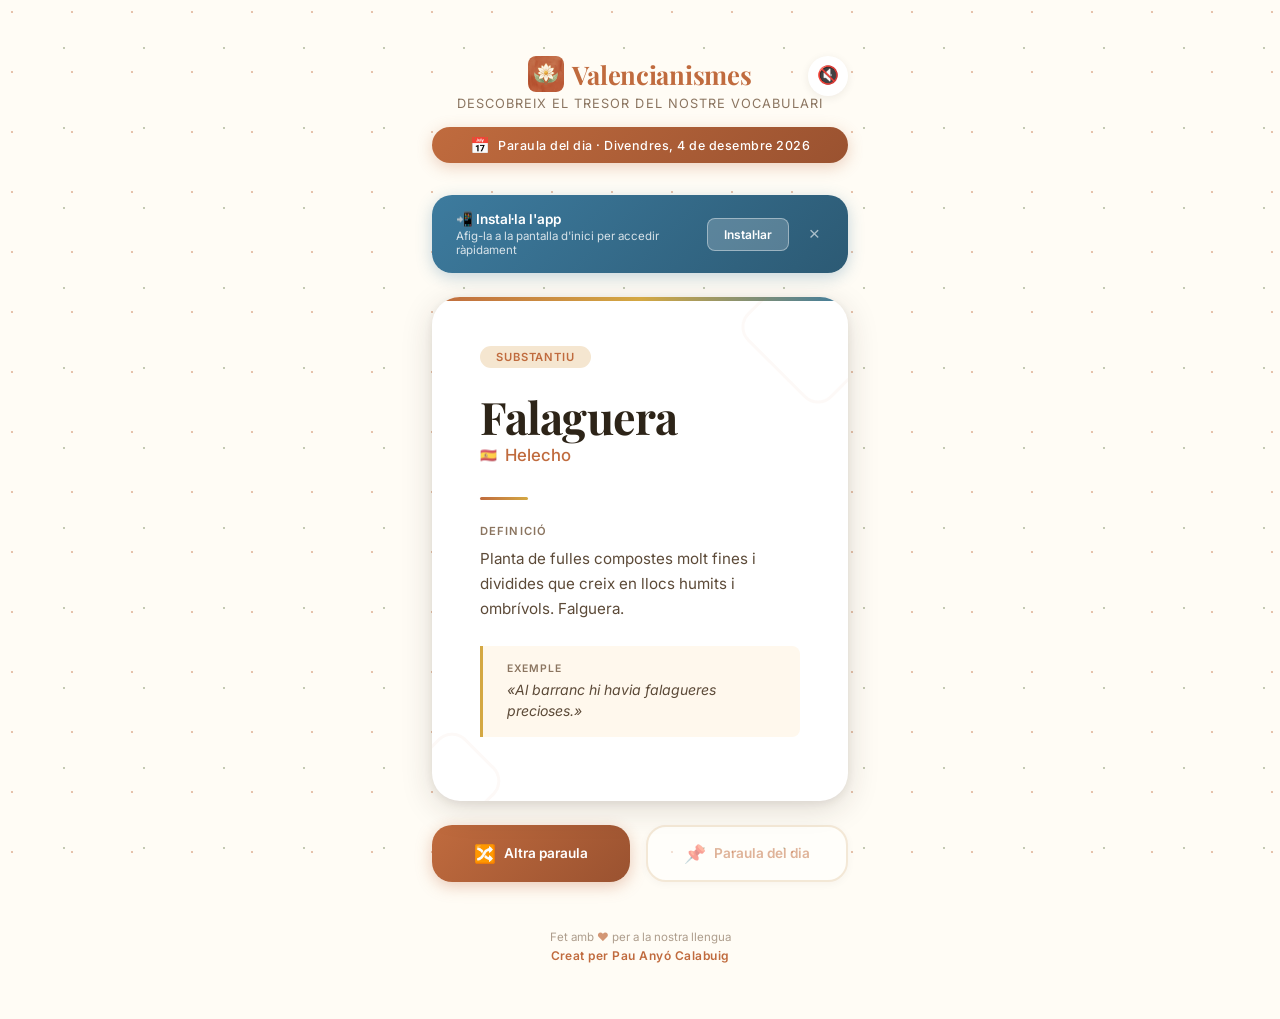
<file: index.html>
<!DOCTYPE html>
<html lang="ca">
<head>
  <meta charset="UTF-8">
  <meta name="viewport" content="width=device-width, initial-scale=1.0, viewport-fit=cover, maximum-scale=1, user-scalable=no">
  
  <!-- SEO -->
  <title>Valencianismes — Descobreix el tresor del nostre vocabulari</title>
  <meta name="description" content="Aprén una paraula típica valenciana cada dia. Paraules autèntiques, definicions i traduccions al castellà. Descobreix la riquesa del vocabulari valencià.">
  <meta name="keywords" content="valencià, valencianismes, paraules, vocabulari, llengua, diccionari, aprenentatge, cultura valenciana">
  <meta name="author" content="Valencianismes">
  <meta name="theme-color" content="#C06B3E">
  
  <!-- Open Graph -->
  <meta property="og:title" content="Valencianismes">
  <meta property="og:description" content="Descobreix una paraula típica valenciana cada dia amb la seua definició i traducció.">
  <meta property="og:type" content="website">
  
  <!-- Favicon / Logotip de la pestanya -->
  <link rel="icon" type="image/png" sizes="192x192" href="icon-192.png">
  <link rel="icon" type="image/png" sizes="32x32" href="favicon.png">
  <link rel="shortcut icon" href="favicon.ico">

  <!-- iOS PWA -->
  <meta name="apple-mobile-web-app-capable" content="yes">
  <meta name="apple-mobile-web-app-status-bar-style" content="default">
  <meta name="apple-mobile-web-app-title" content="Valencianismes">
  <link rel="apple-touch-icon" href="icon-192.png">
  
  <!-- PWA Manifest -->
  <link rel="manifest" href="manifest.json">
  
  <!-- Fonts -->
  <link rel="preconnect" href="https://fonts.googleapis.com">
  <link rel="preconnect" href="https://fonts.gstatic.com" crossorigin>
  <link href="https://fonts.googleapis.com/css2?family=Inter:wght@400;500;600;700&family=Playfair+Display:wght@600;700;800&display=swap" rel="stylesheet">
  
  <!-- Styles -->
  <link rel="stylesheet" href="styles.css">
</head>
<body>
  <!-- Background Pattern -->
  <div class="bg-pattern" aria-hidden="true"></div>
  
  <!-- Splash Screen -->
  <div class="splash" id="splash" role="status" aria-label="Carregant">
    <img src="icon-192.png" alt="" class="splash__icon" onerror="this.style.display='none'">
    <h1 class="splash__title">Valencianismes</h1>
    <p class="splash__subtitle">Carregant el tresor...</p>
  </div>
  
  <!-- Main App -->
  <main class="app" id="app" role="main">
    <!-- Content rendered by app.js -->
  </main>

  <!-- Background Music -->
  <audio id="bgMusic" loop preload="auto">
    <source src="music.mp3" type="audio/mpeg">
  </audio>

  <!-- Scripts -->
  <script src="paraules.js"></script>
  <script src="app.js"></script>
  
  <!-- Service Worker Registration & Auto-Update -->
  <script>
    if ('serviceWorker' in navigator) {
      window.addEventListener('load', () => {
        navigator.serviceWorker.register('sw.js')
          .then(reg => {
            // Comprova actualitzacions immediatament en obrir l'app
            reg.update();

            reg.addEventListener('updatefound', () => {
              const newWorker = reg.installing;
              if (newWorker) {
                newWorker.addEventListener('statechange', () => {
                  if (newWorker.state === 'installed' && navigator.serviceWorker.controller) {
                    window.location.reload();
                  }
                });
              }
            });
          })
          .catch(err => console.log('SW registration failed:', err));
      });

      let refreshing = false;
      navigator.serviceWorker.addEventListener('controllerchange', () => {
        if (!refreshing) {
          refreshing = true;
          window.location.reload();
        }
      });
    }
  </script>
</body>
</html>
</file>
<file: styles.css>
:root {
  /* Paleta mediterrània */
  --terracotta: #C06B3E;
  --terracotta-light: #D4845A;
  --terracotta-dark: #9A5230;
  --sand: #F5E6D0;
  --sand-light: #FBF4EC;
  --sand-dark: #E8D3B8;
  --olive: #6B7F4E;
  --olive-light: #8FA368;
  --olive-dark: #4F5F3A;
  --sea: #3D7B9E;
  --sea-light: #5A9BBE;
  --sea-dark: #2C5A74;
  --gold: #D4A843;
  --gold-light: #E3C36D;
  --cream: #FFFCF5;
  --cream-warm: #FFF8ED;
  --text-dark: #2D2418;
  --text-medium: #5C4A38;
  --text-light: #8B7560;
  --white: #FFFFFF;
  --shadow-soft: rgba(45, 36, 24, 0.08);
  --shadow-medium: rgba(45, 36, 24, 0.15);
  --shadow-strong: rgba(45, 36, 24, 0.25);
  
  /* Tipografia */
  --font-display: 'Playfair Display', Georgia, serif;
  --font-body: 'Inter', system-ui, -apple-system, sans-serif;
  
  /* Espaciat */
  --space-xs: 0.25rem;
  --space-sm: 0.5rem;
  --space-md: 1rem;
  --space-lg: 1.5rem;
  --space-xl: 2rem;
  --space-2xl: 3rem;
  --space-3xl: 4rem;
  
  /* Radis */
  --radius-sm: 8px;
  --radius-md: 12px;
  --radius-lg: 20px;
  --radius-xl: 28px;
  --radius-full: 50%;
}

* {
  margin: 0;
  padding: 0;
  box-sizing: border-box;
}

html {
  font-size: 16px;
  -webkit-text-size-adjust: 100%;
}

body {
  font-family: var(--font-body);
  background: var(--cream);
  color: var(--text-dark);
  min-height: 100vh;
  min-height: 100dvh;
  overflow-x: hidden;
  -webkit-font-smoothing: antialiased;
  -moz-osx-font-smoothing: grayscale;
}

/* ===== Background Patterns ===== */
.bg-pattern {
  position: fixed;
  top: 0;
  left: 0;
  width: 100%;
  height: 100%;
  z-index: 0;
  pointer-events: none;
  opacity: 0.4;
  background-image: 
    radial-gradient(circle at 20% 20%, var(--terracotta) 1px, transparent 1px),
    radial-gradient(circle at 80% 60%, var(--olive) 1px, transparent 1px),
    radial-gradient(circle at 50% 90%, var(--sea) 0.5px, transparent 0.5px);
  background-size: 60px 60px, 80px 80px, 40px 40px;
}

/* ===== App Container ===== */
.app {
  position: relative;
  z-index: 1;
  max-width: 480px;
  margin: 0 auto;
  min-height: 100vh;
  min-height: 100dvh;
  display: flex;
  flex-direction: column;
  padding: var(--space-lg);
  padding-top: env(safe-area-inset-top, var(--space-lg));
  padding-bottom: calc(env(safe-area-inset-bottom, 0px) + var(--space-xl));
}

/* ===== Header ===== */
.header {
  text-align: center;
  padding: var(--space-lg) 0 var(--space-md);
}

.header__logo {
  display: flex;
  align-items: center;
  justify-content: center;
  gap: var(--space-sm);
  margin-bottom: var(--space-xs);
}

.header__icon {
  width: 36px;
  height: 36px;
  border-radius: 8px;
}

.header__title {
  font-family: var(--font-display);
  font-size: 1.6rem;
  font-weight: 700;
  color: var(--terracotta);
  letter-spacing: -0.01em;
}

.header__subtitle {
  font-size: 0.8rem;
  color: var(--text-light);
  font-weight: 400;
  letter-spacing: 0.08em;
  text-transform: uppercase;
}

/* ===== Music Button ===== */
.music-btn {
  position: absolute;
  top: var(--space-lg);
  right: 0;
  width: 40px;
  height: 40px;
  border: none;
  background: var(--white);
  border-radius: var(--radius-full);
  display: flex;
  align-items: center;
  justify-content: center;
  cursor: pointer;
  box-shadow: 0 2px 8px var(--shadow-soft);
  transition: all 0.3s cubic-bezier(0.16, 1, 0.3, 1);
  -webkit-tap-highlight-color: transparent;
  z-index: 10;
}

.music-btn:hover {
  transform: scale(1.1);
  box-shadow: 0 4px 16px var(--shadow-medium);
}

.music-btn:active {
  transform: scale(0.95);
}

.music-btn__icon {
  font-size: 1.1rem;
  line-height: 1;
}

.header {
  position: relative;
}

/* ===== Date Banner ===== */
.date-banner {
  display: flex;
  align-items: center;
  justify-content: center;
  gap: var(--space-sm);
  padding: var(--space-sm) var(--space-md);
  background: linear-gradient(135deg, var(--terracotta), var(--terracotta-dark));
  color: var(--white);
  border-radius: var(--radius-xl);
  font-size: 0.78rem;
  font-weight: 500;
  letter-spacing: 0.04em;
  margin-bottom: var(--space-xl);
  box-shadow: 0 4px 16px rgba(192, 107, 62, 0.3);
}

.date-banner__icon {
  font-size: 1rem;
}

/* ===== Word Card ===== */
.word-card {
  background: var(--white);
  border-radius: var(--radius-xl);
  padding: var(--space-2xl);
  box-shadow: 
    0 2px 8px var(--shadow-soft),
    0 8px 32px var(--shadow-medium);
  margin-bottom: var(--space-lg);
  position: relative;
  overflow: hidden;
  animation: cardAppear 0.6s cubic-bezier(0.16, 1, 0.3, 1);
}

.word-card::before {
  content: '';
  position: absolute;
  top: 0;
  left: 0;
  right: 0;
  height: 4px;
  background: linear-gradient(90deg, var(--terracotta), var(--gold), var(--sea));
}

.word-card.animate-in {
  animation: cardFlip 0.5s cubic-bezier(0.16, 1, 0.3, 1);
}

@keyframes cardAppear {
  from {
    opacity: 0;
    transform: translateY(20px) scale(0.97);
  }
  to {
    opacity: 1;
    transform: translateY(0) scale(1);
  }
}

@keyframes cardFlip {
  0% {
    opacity: 0;
    transform: translateY(30px) scale(0.95) rotateX(5deg);
  }
  100% {
    opacity: 1;
    transform: translateY(0) scale(1) rotateX(0);
  }
}

/* Category Badge */
.word-card__category {
  display: inline-block;
  padding: var(--space-xs) var(--space-md);
  background: var(--sand);
  color: var(--terracotta);
  border-radius: var(--radius-xl);
  font-size: 0.7rem;
  font-weight: 600;
  letter-spacing: 0.08em;
  text-transform: uppercase;
  margin-bottom: var(--space-lg);
}

/* Main Word */
.word-card__word {
  font-family: var(--font-display);
  font-size: 2.8rem;
  font-weight: 700;
  color: var(--text-dark);
  line-height: 1.1;
  margin-bottom: var(--space-xs);
  letter-spacing: -0.02em;
}

/* Spanish Translation */
.word-card__translation {
  font-size: 1.05rem;
  color: var(--terracotta);
  font-weight: 500;
  margin-bottom: var(--space-xl);
  display: flex;
  align-items: center;
  gap: var(--space-sm);
}

.word-card__translation-icon {
  font-size: 0.85rem;
  opacity: 0.7;
}

/* Divider */
.word-card__divider {
  width: 48px;
  height: 3px;
  background: linear-gradient(90deg, var(--terracotta), var(--gold));
  border-radius: 2px;
  margin-bottom: var(--space-lg);
}

/* Definition */
.word-card__definition-label {
  font-size: 0.7rem;
  font-weight: 600;
  color: var(--text-light);
  text-transform: uppercase;
  letter-spacing: 0.1em;
  margin-bottom: var(--space-sm);
}

.word-card__definition {
  font-size: 0.95rem;
  color: var(--text-medium);
  line-height: 1.65;
  margin-bottom: var(--space-lg);
}

/* Example */
.word-card__example {
  background: var(--cream-warm);
  border-left: 3px solid var(--gold);
  padding: var(--space-md) var(--space-lg);
  border-radius: 0 var(--radius-sm) var(--radius-sm) 0;
  margin-bottom: var(--space-md);
}

.word-card__example-label {
  font-size: 0.65rem;
  font-weight: 600;
  color: var(--text-light);
  text-transform: uppercase;
  letter-spacing: 0.1em;
  margin-bottom: var(--space-xs);
}

.word-card__example-text {
  font-size: 0.88rem;
  color: var(--text-medium);
  font-style: italic;
  line-height: 1.5;
}

/* Note */
.word-card__note {
  display: flex;
  align-items: center;
  gap: var(--space-sm);
  font-size: 0.78rem;
  color: var(--olive);
  font-weight: 500;
  margin-top: var(--space-md);
  padding: var(--space-sm) var(--space-md);
  background: rgba(107, 127, 78, 0.08);
  border-radius: var(--radius-sm);
}

.word-card__note-icon {
  font-size: 0.9rem;
}

/* ===== Action Buttons ===== */
.actions {
  display: flex;
  gap: var(--space-md);
  margin-bottom: var(--space-lg);
}

.btn {
  flex: 1;
  display: flex;
  align-items: center;
  justify-content: center;
  gap: var(--space-sm);
  padding: var(--space-md) var(--space-lg);
  border: none;
  border-radius: var(--radius-lg);
  font-family: var(--font-body);
  font-size: 0.85rem;
  font-weight: 600;
  cursor: pointer;
  transition: all 0.3s cubic-bezier(0.16, 1, 0.3, 1);
  -webkit-tap-highlight-color: transparent;
  user-select: none;
}

.btn--primary {
  background: linear-gradient(135deg, var(--terracotta), var(--terracotta-dark));
  color: var(--white);
  box-shadow: 0 4px 16px rgba(192, 107, 62, 0.35);
}

.btn--primary:hover {
  transform: translateY(-2px);
  box-shadow: 0 6px 24px rgba(192, 107, 62, 0.45);
}

.btn--primary:active {
  transform: translateY(0) scale(0.98);
  box-shadow: 0 2px 8px rgba(192, 107, 62, 0.3);
}

.btn--secondary {
  background: var(--white);
  color: var(--terracotta);
  border: 2px solid var(--sand-dark);
  box-shadow: 0 2px 8px var(--shadow-soft);
}

.btn--secondary:hover {
  transform: translateY(-2px);
  border-color: var(--terracotta-light);
  box-shadow: 0 4px 16px var(--shadow-medium);
}

.btn--secondary:active {
  transform: translateY(0) scale(0.98);
}

.btn__icon {
  font-size: 1.1rem;
}

/* ===== Footer ===== */
.footer {
  margin-top: auto;
  text-align: center;
  padding: var(--space-lg) 0;
}

.footer__text {
  font-size: 0.72rem;
  color: var(--text-light);
  opacity: 0.7;
}

.footer__heart {
  color: var(--terracotta);
}

.footer__author {
  font-size: 0.75rem;
  color: var(--terracotta);
  font-weight: 600;
  letter-spacing: 0.04em;
  margin-top: var(--space-xs);
}

/* ===== Splash Screen ===== */
.splash {
  position: fixed;
  top: 0;
  left: 0;
  width: 100%;
  height: 100%;
  background: linear-gradient(135deg, var(--terracotta), var(--terracotta-dark));
  display: flex;
  flex-direction: column;
  align-items: center;
  justify-content: center;
  z-index: 100;
  transition: opacity 0.6s ease, transform 0.6s ease;
}

.splash.hide {
  opacity: 0;
  transform: scale(1.05);
  pointer-events: none;
}

.splash__icon {
  width: 80px;
  height: 80px;
  border-radius: 20px;
  margin-bottom: var(--space-lg);
  animation: splashPulse 2s ease-in-out infinite;
  box-shadow: 0 8px 32px rgba(0, 0, 0, 0.2);
}

.splash__title {
  font-family: var(--font-display);
  font-size: 2rem;
  color: var(--white);
  margin-bottom: var(--space-sm);
}

.splash__subtitle {
  font-size: 0.85rem;
  color: rgba(255, 255, 255, 0.7);
  letter-spacing: 0.1em;
  text-transform: uppercase;
}

@keyframes splashPulse {
  0%, 100% { transform: scale(1); }
  50% { transform: scale(1.05); }
}

/* ===== Decorative Elements ===== */
.deco-mosaic {
  position: absolute;
  width: 120px;
  height: 120px;
  opacity: 0.04;
  border-radius: var(--radius-lg);
  border: 3px solid var(--terracotta);
  transform: rotate(45deg);
  pointer-events: none;
}

.deco-mosaic--1 {
  top: -30px;
  right: -30px;
}

.deco-mosaic--2 {
  bottom: -20px;
  left: -20px;
  width: 80px;
  height: 80px;
}

/* ===== Install Banner ===== */
.install-banner {
  background: linear-gradient(135deg, var(--sea), var(--sea-dark));
  color: var(--white);
  border-radius: var(--radius-lg);
  padding: var(--space-md) var(--space-lg);
  display: flex;
  align-items: center;
  gap: var(--space-md);
  margin-bottom: var(--space-lg);
  box-shadow: 0 4px 16px rgba(61, 123, 158, 0.3);
  animation: slideDown 0.4s cubic-bezier(0.16, 1, 0.3, 1);
}

.install-banner.hidden {
  display: none;
}

.install-banner__text {
  flex: 1;
}

.install-banner__title {
  font-weight: 600;
  font-size: 0.85rem;
  margin-bottom: 2px;
}

.install-banner__desc {
  font-size: 0.72rem;
  opacity: 0.8;
}

.install-banner__btn {
  background: rgba(255, 255, 255, 0.2);
  color: var(--white);
  border: 1.5px solid rgba(255, 255, 255, 0.4);
  padding: var(--space-sm) var(--space-md);
  border-radius: var(--radius-sm);
  font-family: var(--font-body);
  font-size: 0.75rem;
  font-weight: 600;
  cursor: pointer;
  white-space: nowrap;
  transition: all 0.2s;
}

.install-banner__btn:hover {
  background: rgba(255, 255, 255, 0.35);
}

.install-banner__close {
  background: none;
  border: none;
  color: rgba(255, 255, 255, 0.6);
  font-size: 1.2rem;
  cursor: pointer;
  padding: 4px;
  line-height: 1;
}

@keyframes slideDown {
  from {
    opacity: 0;
    transform: translateY(-10px);
  }
  to {
    opacity: 1;
    transform: translateY(0);
  }
}

/* ===== Responsive ===== */
@media (max-width: 360px) {
  .word-card {
    padding: var(--space-lg);
  }
  
  .word-card__word {
    font-size: 2.2rem;
  }
  
  .header__title {
    font-size: 1.4rem;
  }
}

@media (min-width: 481px) {
  .app {
    padding: var(--space-xl);
  }
  
  .word-card {
    padding: var(--space-2xl) var(--space-2xl);
  }
}

/* ===== Print ===== */
@media print {
  .actions, .install-banner, .footer, .bg-pattern, .splash {
    display: none;
  }
}

/* ===== Accessibility ===== */
@media (prefers-reduced-motion: reduce) {
  *, *::before, *::after {
    animation-duration: 0.01ms !important;
    transition-duration: 0.01ms !important;
  }
}

/* ===== Dark Mode (optional, system-pref) ===== */
@media (prefers-color-scheme: dark) {
  :root {
    --cream: #1A1612;
    --cream-warm: #231E18;
    --white: #2A2420;
    --sand: #352E26;
    --sand-dark: #4A4038;
    --sand-light: #3D342C;
    --text-dark: #F0E8DE;
    --text-medium: #C4B8A8;
    --text-light: #8B7F72;
    --shadow-soft: rgba(0, 0, 0, 0.2);
    --shadow-medium: rgba(0, 0, 0, 0.35);
    --shadow-strong: rgba(0, 0, 0, 0.5);
  }
  
  .bg-pattern {
    opacity: 0.15;
  }
  
  .word-card {
    border: 1px solid rgba(255, 255, 255, 0.05);
  }
}

/* ===== Install Modal ===== */
.install-modal {
  position: fixed;
  top: 0;
  left: 0;
  width: 100%;
  height: 100%;
  z-index: 1000;
  display: flex;
  align-items: center;
  justify-content: center;
  padding: var(--space-lg);
  animation: fadeIn 0.25s ease;
}

.install-modal__backdrop {
  position: absolute;
  top: 0;
  left: 0;
  width: 100%;
  height: 100%;
  background: rgba(0, 0, 0, 0.6);
  backdrop-filter: blur(4px);
}

.install-modal__content {
  position: relative;
  background: var(--white);
  border-radius: var(--radius-xl);
  padding: var(--space-xl);
  max-width: 420px;
  width: 100%;
  box-shadow: 0 16px 48px rgba(0, 0, 0, 0.2);
  z-index: 2;
  text-align: left;
}

.install-modal__title {
  font-family: var(--font-display);
  font-size: 1.2rem;
  color: var(--terracotta-dark);
  margin-bottom: var(--space-md);
}

.install-modal__list {
  list-style: none;
  padding: 0;
  margin: 0 0 var(--space-lg) 0;
  display: flex;
  flex-direction: column;
  gap: var(--space-sm);
  font-size: 0.85rem;
  line-height: 1.5;
  color: var(--text-primary);
}

.install-modal__list li {
  padding-left: var(--space-md);
  position: relative;
}

.install-modal__list li::before {
  content: '•';
  position: absolute;
  left: 0;
  color: var(--terracotta);
  font-weight: bold;
}

.install-modal__btn {
  width: 100%;
  justify-content: center;
}
</file>
